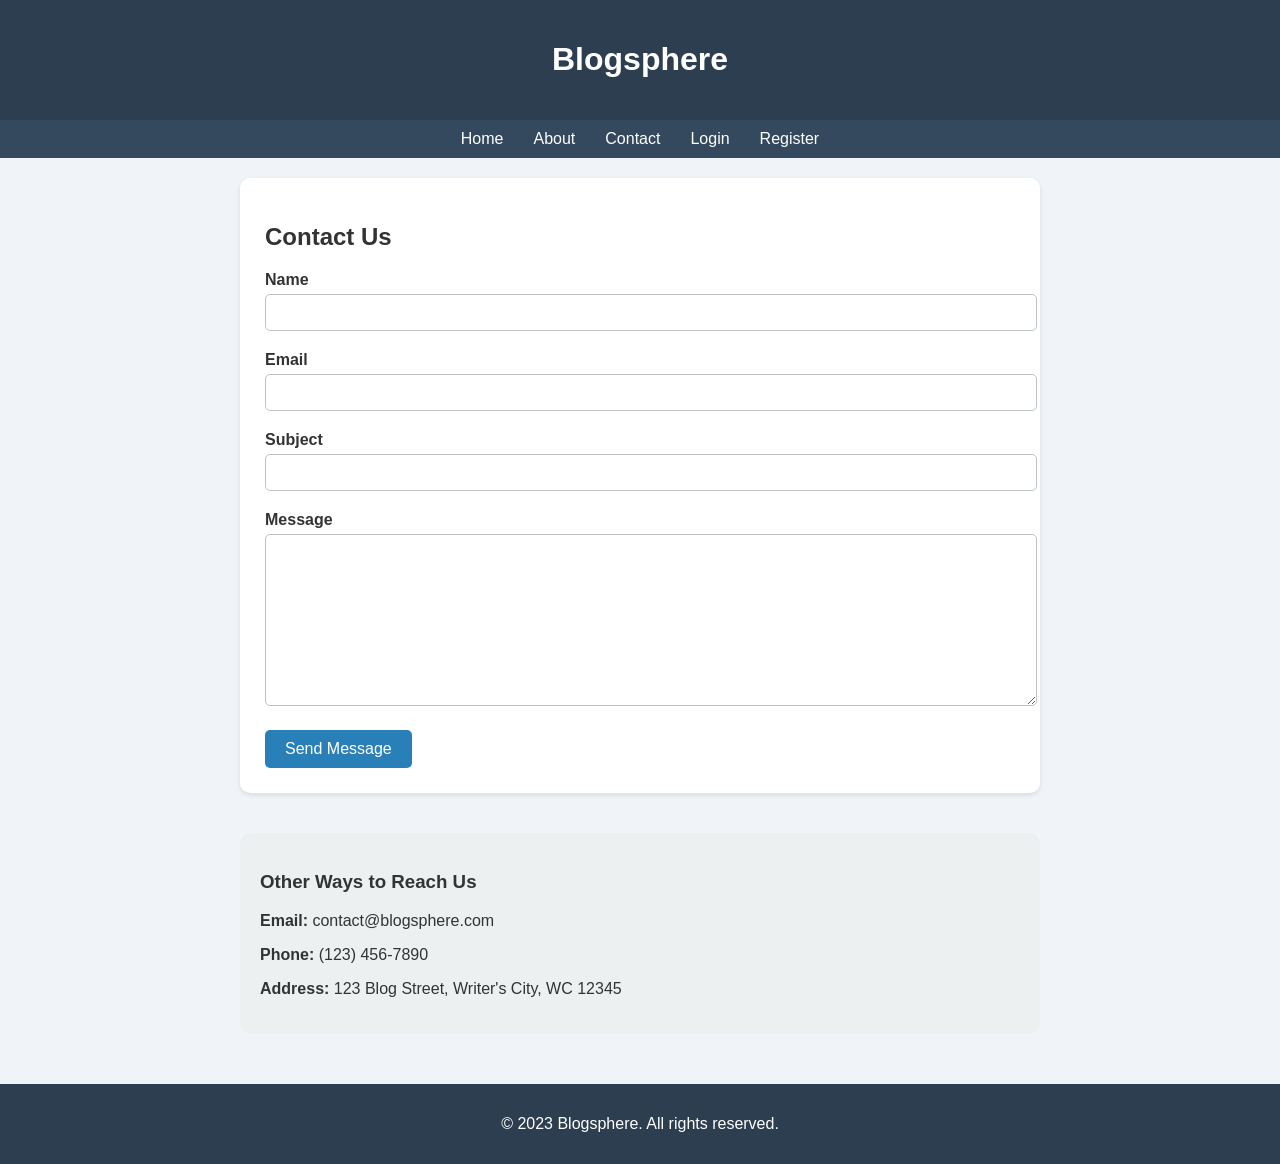
<file: contact.html>
<!DOCTYPE html>
<html lang="en">
<head>
  <meta charset="UTF-8">
  <meta name="viewport" content="width=device-width, initial-scale=1.0">
  <title>Contact - Blogsphere</title>
  <style>
    body {
      font-family: 'Segoe UI', sans-serif;
      margin: 0;
      padding: 0;
      background: #f0f4f8;
      color: #333;
    }

    header {
      background: #2c3e50;
      color: white;
      padding: 20px;
      text-align: center;
    }

    nav {
      background: #34495e;
      padding: 10px;
    }

    nav ul {
      list-style: none;
      padding: 0;
      margin: 0;
      display: flex;
      justify-content: center;
    }

    nav ul li {
      margin: 0 15px;
    }

    nav ul li a {
      color: white;
      text-decoration: none;
      font-weight: 500;
    }

    nav ul li a:hover {
      color: #3498db;
    }

    main {
      padding: 20px;
      max-width: 800px;
      margin: 0 auto;
    }

    .contact-form {
      background: white;
      padding: 25px;
      border-radius: 10px;
      box-shadow: 0 2px 5px rgba(0,0,0,0.1);
    }

    .form-group {
      margin-bottom: 20px;
    }

    .form-group label {
      display: block;
      margin-bottom: 5px;
      font-weight: 600;
    }

    .form-group input,
    .form-group textarea {
      width: 100%;
      padding: 10px;
      border: 1px solid #bdc3c7;
      border-radius: 5px;
    }

    .form-group textarea {
      height: 150px;
      resize: vertical;
    }

    button[type="submit"] {
      padding: 10px 20px;
      background: #2980b9;
      color: white;
      border: none;
      border-radius: 5px;
      cursor: pointer;
      font-size: 16px;
    }

    button[type="submit"]:hover {
      background: #3498db;
    }

    .contact-info {
      margin-top: 40px;
      background: #ecf0f1;
      padding: 20px;
      border-radius: 10px;
    }

    footer {
      background: #2c3e50;
      color: white;
      text-align: center;
      padding: 15px;
      margin-top: 30px;
    }
  </style>
</head>
<body>
  <header>
    <h1>Blogsphere</h1>
  </header>

  <nav>
    <ul>
      <li><a href="index.html">Home</a></li>
      <li><a href="about.html">About</a></li>
      <li><a href="contact.html">Contact</a></li>
      <li><a href="login.html">Login</a></li>
      <li><a href="register.html">Register</a></li>
    </ul>
  </nav>

  <main>
    <section class="contact-form">
      <h2>Contact Us</h2>
      <form id="contactForm">
        <div class="form-group">
          <label for="name">Name</label>
          <input type="text" id="name" required>
        </div>
        <div class="form-group">
          <label for="email">Email</label>
          <input type="email" id="email" required>
        </div>
        <div class="form-group">
          <label for="subject">Subject</label>
          <input type="text" id="subject" required>
        </div>
        <div class="form-group">
          <label for="message">Message</label>
          <textarea id="message" required></textarea>
        </div>
        <button type="submit">Send Message</button>
      </form>
    </section>

    <section class="contact-info">
      <h3>Other Ways to Reach Us</h3>
      <p><strong>Email:</strong> contact@blogsphere.com</p>
      <p><strong>Phone:</strong> (123) 456-7890</p>
      <p><strong>Address:</strong> 123 Blog Street, Writer's City, WC 12345</p>
    </section>
  </main>

  <footer>
    <p>&copy; 2023 Blogsphere. All rights reserved.</p>
  </footer>

  <script>
    document.getElementById("contactForm").addEventListener("submit", function(e) {
      e.preventDefault();
      
      const name = document.getElementById("name").value;
      const email = document.getElementById("email").value;
      const subject = document.getElementById("subject").value;
      const message = document.getElementById("message").value;
      
      // In a real application, you would send this data to a server
      alert(`Thank you, ${name}! Your message has been received. We'll get back to you soon.`);
      
      // Reset the form
      document.getElementById("contactForm").reset();
    });
  </script>
</body>
</html>
</file>
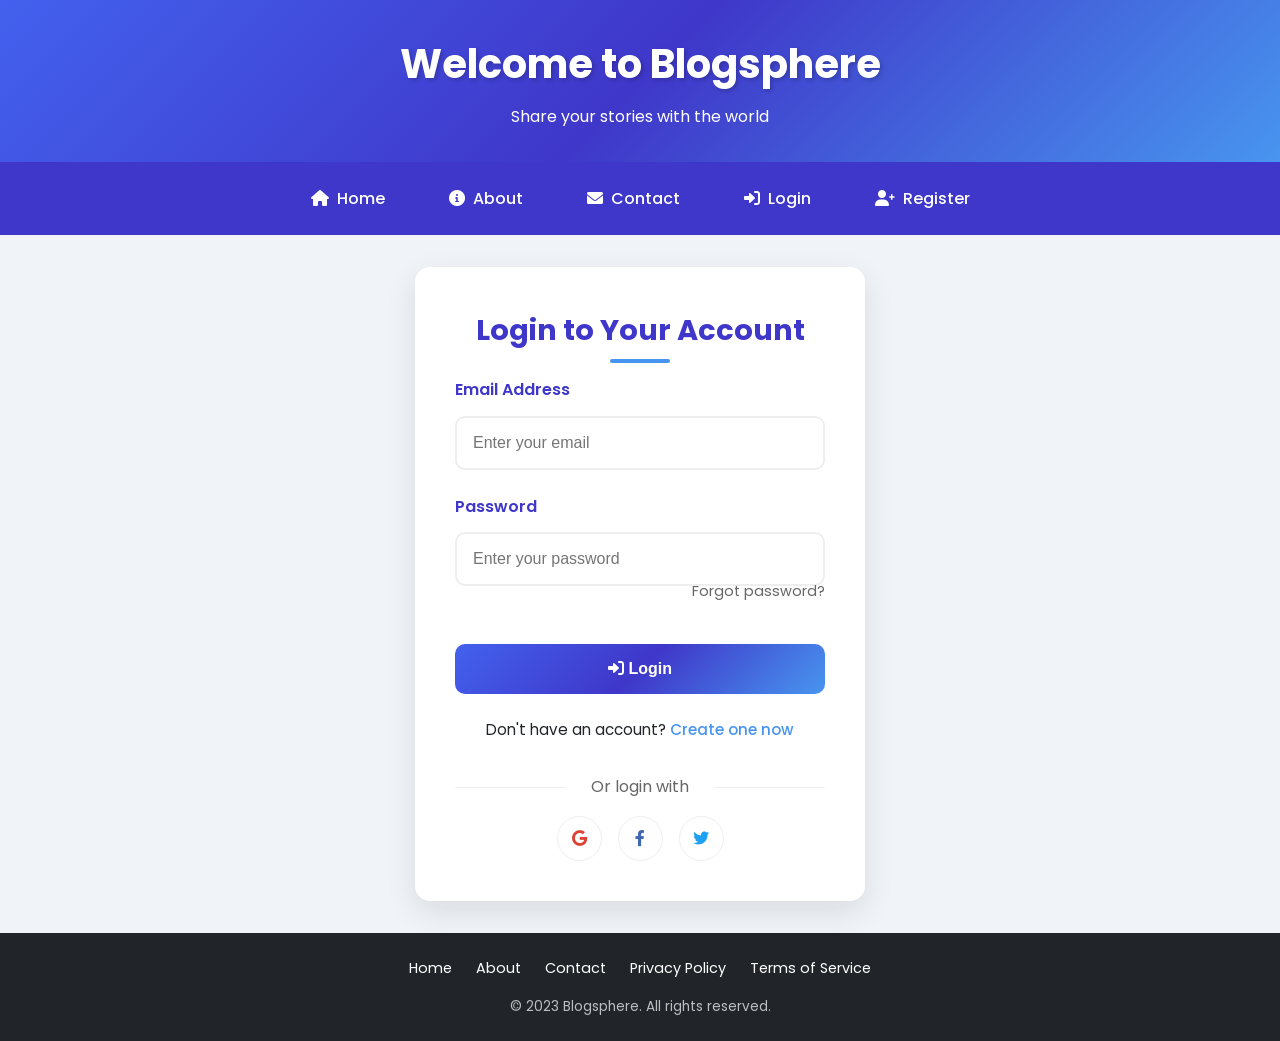
<file: login.html>
<!DOCTYPE html>
<html lang="en">
<head>
  <meta charset="UTF-8">
  <meta name="viewport" content="width=device-width, initial-scale=1.0">
  <title>Login - Blogsphere</title>
  <style>
    :root {
      --primary: #4361ee;
      --secondary: #3f37c9;
      --accent: #4895ef;
      --light: #f8f9fa;
      --dark: #212529;
      --success: #4cc9f0;
      --warning: #f72585;
      --gradient: linear-gradient(135deg, #4361ee 0%, #3f37c9 50%, #4895ef 100%);
    }

    * {
      margin: 0;
      padding: 0;
      box-sizing: border-box;
    }

    body {
      font-family: 'Poppins', sans-serif;
      background-color: #f0f4f8;
      color: var(--dark);
      line-height: 1.6;
      display: flex;
      flex-direction: column;
      min-height: 100vh;
    }

    @keyframes fadeIn {
      from { opacity: 0; transform: translateY(20px); }
      to { opacity: 1; transform: translateY(0); }
    }

    @keyframes pulse {
      0% { transform: scale(1); }
      50% { transform: scale(1.05); }
      100% { transform: scale(1); }
    }

    header {
      background: var(--gradient);
      color: white;
      padding: 2rem 0;
      text-align: center;
      box-shadow: 0 4px 12px rgba(0,0,0,0.1);
    }

    header h1 {
      font-size: 2.5rem;
      margin-bottom: 0.5rem;
      text-shadow: 2px 2px 4px rgba(0,0,0,0.2);
    }

    nav {
      background: var(--secondary);
      padding: 1rem;
      position: sticky;
      top: 0;
      z-index: 100;
    }

    nav ul {
      list-style: none;
      display: flex;
      justify-content: center;
      gap: 2rem;
    }

    nav ul li {
      margin: 0;
    }

    nav a {
      color: white;
      text-decoration: none;
      font-weight: 500;
      padding: 0.5rem 1rem;
      border-radius: 50px;
      transition: all 0.3s ease;
      display: flex;
      align-items: center;
      gap: 0.5rem;
    }

    nav a:hover {
      background: rgba(255,255,255,0.2);
      transform: translateY(-2px);
    }

    main {
      flex: 1;
      display: flex;
      justify-content: center;
      align-items: center;
      padding: 2rem;
    }

    .login-container {
      background: white;
      padding: 2.5rem;
      border-radius: 15px;
      box-shadow: 0 10px 30px rgba(0,0,0,0.1);
      width: 100%;
      max-width: 450px;
      animation: fadeIn 0.6s ease forwards;
    }

    .login-container h2 {
      text-align: center;
      margin-bottom: 1.5rem;
      color: var(--secondary);
      font-size: 1.8rem;
      position: relative;
    }

    .login-container h2::after {
      content: '';
      position: absolute;
      bottom: -10px;
      left: 50%;
      transform: translateX(-50%);
      width: 60px;
      height: 4px;
      background: var(--accent);
      border-radius: 2px;
    }

    .form-group {
      margin-bottom: 1.5rem;
    }

    .form-group label {
      display: block;
      margin-bottom: 0.8rem;
      font-weight: 600;
      color: var(--secondary);
    }

    .form-group input {
      width: 100%;
      padding: 1rem;
      border: 2px solid #eee;
      border-radius: 10px;
      font-size: 1rem;
      transition: all 0.3s ease;
    }

    .form-group input:focus {
      outline: none;
      border-color: var(--accent);
      box-shadow: 0 0 0 3px rgba(72, 149, 239, 0.2);
    }

    button[type="submit"] {
      width: 100%;
      padding: 1rem;
      background: var(--gradient);
      color: white;
      border: none;
      border-radius: 10px;
      font-size: 1rem;
      font-weight: 600;
      cursor: pointer;
      transition: all 0.3s ease;
      margin-top: 1rem;
    }

    button[type="submit"]:hover {
      background: var(--secondary);
      animation: pulse 1s infinite;
    }

    .register-link {
      text-align: center;
      margin-top: 1.5rem;
      font-size: 0.95rem;
    }

    .register-link a {
      color: var(--accent);
      text-decoration: none;
      font-weight: 500;
      transition: all 0.3s ease;
    }

    .register-link a:hover {
      color: var(--secondary);
      text-decoration: underline;
    }

    .forgot-password {
      text-align: right;
      margin-top: -0.5rem;
      margin-bottom: 1.5rem;
    }

    .forgot-password a {
      color: #666;
      font-size: 0.9rem;
      text-decoration: none;
      transition: color 0.3s ease;
    }

    .forgot-password a:hover {
      color: var(--accent);
    }

    .social-login {
      margin-top: 2rem;
      text-align: center;
    }

    .social-login p {
      color: #666;
      margin-bottom: 1rem;
      position: relative;
    }

    .social-login p::before,
    .social-login p::after {
      content: '';
      position: absolute;
      top: 50%;
      width: 30%;
      height: 1px;
      background: #eee;
    }

    .social-login p::before {
      left: 0;
    }

    .social-login p::after {
      right: 0;
    }

    .social-buttons {
      display: flex;
      justify-content: center;
      gap: 1rem;
    }

    .social-btn {
      width: 45px;
      height: 45px;
      border-radius: 50%;
      display: flex;
      align-items: center;
      justify-content: center;
      background: white;
      border: 1px solid #eee;
      cursor: pointer;
      transition: all 0.3s ease;
    }

    .social-btn:hover {
      transform: translateY(-3px);
      box-shadow: 0 5px 15px rgba(0,0,0,0.1);
    }

    .social-btn.google {
      color: #DB4437;
    }

    .social-btn.facebook {
      color: #4267B2;
    }

    .social-btn.twitter {
      color: #1DA1F2;
    }

    footer {
      background: var(--dark);
      color: white;
      text-align: center;
      padding: 1.5rem;
    }

    .footer-content {
      max-width: 1200px;
      margin: 0 auto;
    }

    .footer-links {
      display: flex;
      justify-content: center;
      flex-wrap: wrap;
      gap: 1.5rem;
      margin-bottom: 1rem;
    }

    .footer-links a {
      color: white;
      text-decoration: none;
      font-size: 0.9rem;
      transition: color 0.3s ease;
    }

    .footer-links a:hover {
      color: var(--accent);
    }

    .copyright {
      font-size: 0.85rem;
      color: rgba(255,255,255,0.7);
    }

    @media (max-width: 768px) {
      nav ul {
        flex-wrap: wrap;
        gap: 1rem;
      }
      
      .login-container {
        padding: 2rem 1.5rem;
      }
    }
  </style>
  <link href="https://fonts.googleapis.com/css2?family=Poppins:wght@400;500;600;700&display=swap" rel="stylesheet">
  <link rel="stylesheet" href="https://cdnjs.cloudflare.com/ajax/libs/font-awesome/6.0.0-beta3/css/all.min.css">
</head>
<body>
  <header>
    <h1>Welcome to Blogsphere</h1>
    <p>Share your stories with the world</p>
  </header>

  <nav>
    <ul>
      <li><a href="index.html"><i class="fas fa-home"></i> Home</a></li>
      <li><a href="about.html"><i class="fas fa-info-circle"></i> About</a></li>
      <li><a href="contact.html"><i class="fas fa-envelope"></i> Contact</a></li>
      <li><a href="login.html"><i class="fas fa-sign-in-alt"></i> Login</a></li>
      <li><a href="register.html"><i class="fas fa-user-plus"></i> Register</a></li>
    </ul>
  </nav>

  <main>
    <div class="login-container">
      <h2>Login to Your Account</h2>
      <form id="loginForm">
        <div class="form-group">
          <label for="username">Email Address</label>
          <input type="email" id="username" placeholder="Enter your email" required>
        </div>
        <div class="form-group">
          <label for="password">Password</label>
          <input type="password" id="password" placeholder="Enter your password" required>
          <div class="forgot-password">
            <a href="forgot-password.html">Forgot password?</a>
          </div>
        </div>
        <button type="submit"><i class="fas fa-sign-in-alt"></i> Login</button>
      </form>

      <div class="register-link">
        <p>Don't have an account? <a href="register.html">Create one now</a></p>
      </div>

      <div class="social-login">
        <p>Or login with</p>
        <div class="social-buttons">
          <div class="social-btn google">
            <i class="fab fa-google"></i>
          </div>
          <div class="social-btn facebook">
            <i class="fab fa-facebook-f"></i>
          </div>
          <div class="social-btn twitter">
            <i class="fab fa-twitter"></i>
          </div>
        </div>
      </div>
    </div>
  </main>

  <footer>
    <div class="footer-content">
      <div class="footer-links">
        <a href="index.html">Home</a>
        <a href="about.html">About</a>
        <a href="contact.html">Contact</a>
        <a href="privacy.html">Privacy Policy</a>
        <a href="terms.html">Terms of Service</a>
      </div>
      <p class="copyright">&copy; 2023 Blogsphere. All rights reserved.</p>
    </div>
  </footer>

  <script>
    document.getElementById("loginForm").addEventListener("submit", function(e) {
      e.preventDefault();
      
      const username = document.getElementById("username").value;
      const password = document.getElementById("password").value;
      
      // Simple validation
      if (!username || !password) {
        alert('Please fill in all fields');
        return;
      }
      
      // In a real application, you would validate credentials with a server
      // For demo purposes, we'll simulate a successful login
      const submitBtn = e.target.querySelector('button[type="submit"]');
      submitBtn.innerHTML = '<i class="fas fa-spinner fa-spin"></i> Logging in...';
      submitBtn.disabled = true;
      
      setTimeout(() => {
        alert('Login successful! Redirecting to your dashboard...');
        window.location.href = "index.html";
      }, 1500);
    });

    // Add click handlers for social buttons
    document.querySelectorAll('.social-btn').forEach(btn => {
      btn.addEventListener('click', function() {
        const service = this.querySelector('i').className.split(' ')[1].replace('fa-', '');
        alert(`In a real app, this would redirect to ${service} authentication`);
      });
    });
  </script>
</body>
</html>
</file>
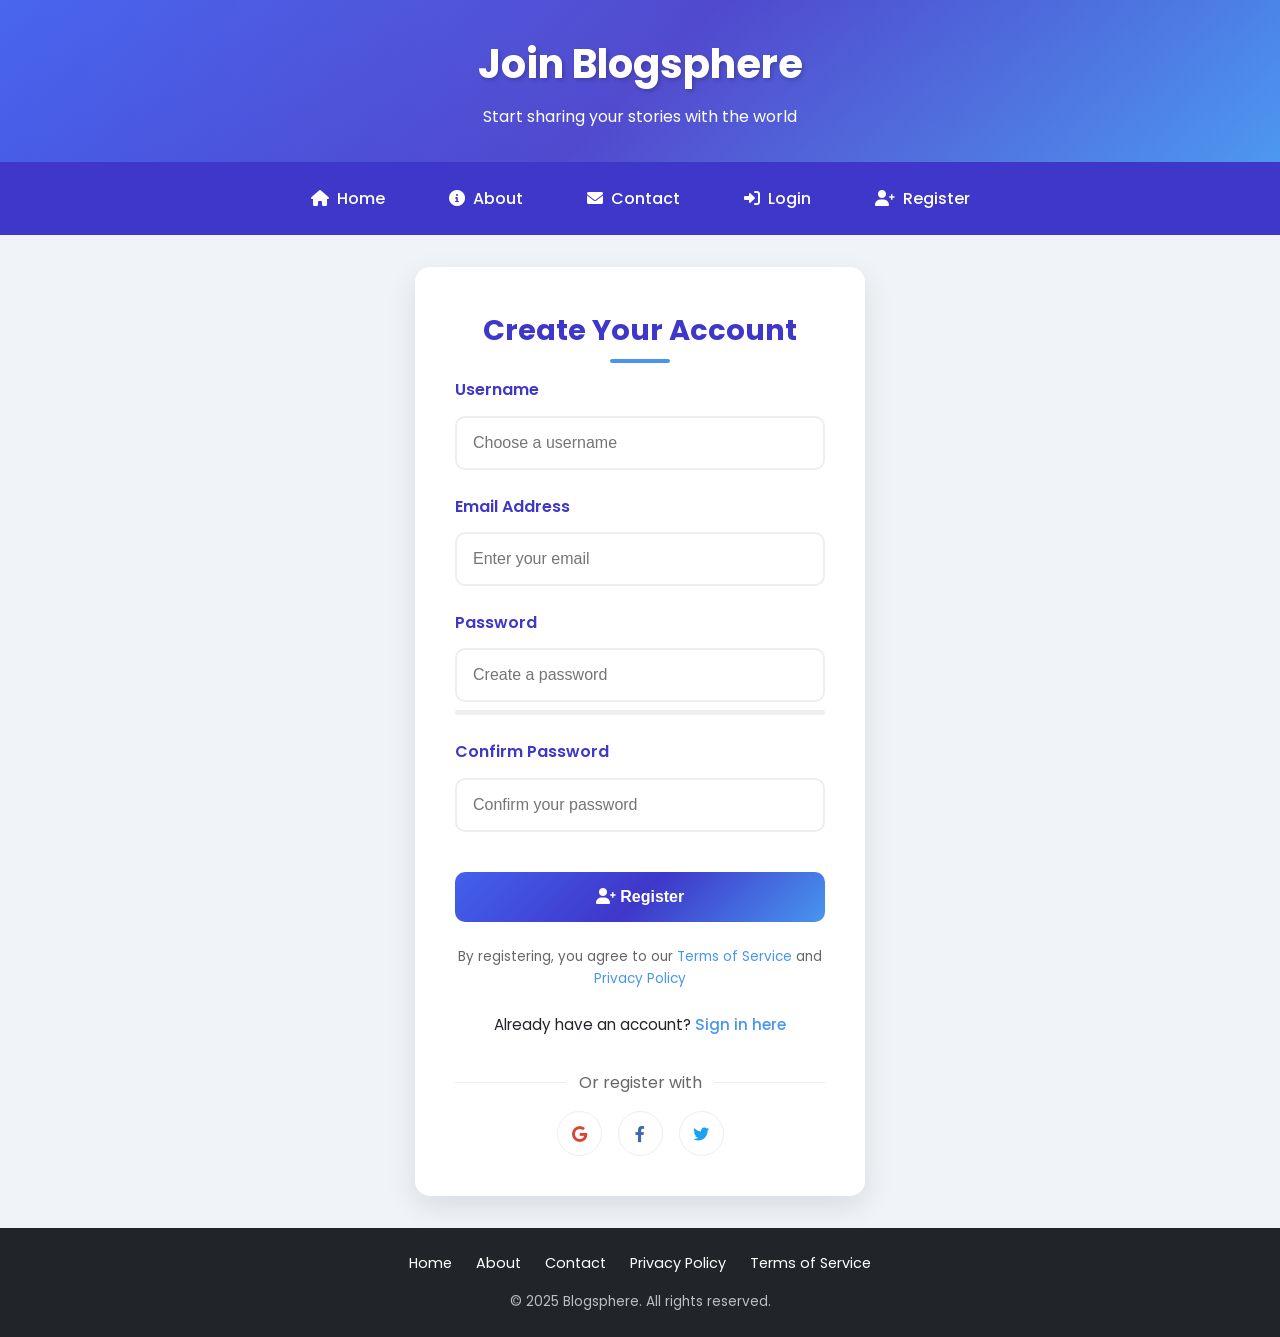
<file: register.html>
<!DOCTYPE html>
<html lang="en">
<head>
  <meta charset="UTF-8">
  <meta name="viewport" content="width=device-width, initial-scale=1.0">
  <title>Register - Blogsphere</title>
  <style>
    :root {
      --primary: #4361ee;
      --secondary: #3f37c9;
      --accent: #4895ef;
      --light: #f8f9fa;
      --dark: #212529;
      --success: #4cc9f0;
      --warning: #f72585;
      --gradient: linear-gradient(135deg, #4361ee 0%, #3f37c9 50%, #4895ef 100%);
    }

    * {
      margin: 0;
      padding: 0;
      box-sizing: border-box;
    }

    body {
      font-family: 'Poppins', sans-serif;
      background-color: #f0f4f8;
      color: var(--dark);
      line-height: 1.6;
      display: flex;
      flex-direction: column;
      min-height: 100vh;
    }

    @keyframes fadeIn {
      from { opacity: 0; transform: translateY(20px); }
      to { opacity: 1; transform: translateY(0); }
    }

    @keyframes pulse {
      0% { transform: scale(1); }
      50% { transform: scale(1.05); }
      100% { transform: scale(1); }
    }

    @keyframes float {
      0% { transform: translateY(0px); }
      50% { transform: translateY(-10px); }
      100% { transform: translateY(0px); }
    }

    header {
      background: var(--gradient);
      color: white;
      padding: 2rem 0;
      text-align: center;
      box-shadow: 0 4px 12px rgba(0,0,0,0.1);
      position: relative;
      overflow: hidden;
    }

    header::before {
      content: '';
      position: absolute;
      top: -50%;
      left: -50%;
      width: 200%;
      height: 200%;
      background: radial-gradient(circle, rgba(255,255,255,0.1) 0%, transparent 70%);
      animation: float 6s infinite ease-in-out;
    }

    header h1 {
      font-size: 2.5rem;
      margin-bottom: 0.5rem;
      text-shadow: 2px 2px 4px rgba(0,0,0,0.2);
      position: relative;
    }

    nav {
      background: var(--secondary);
      padding: 1rem;
      position: sticky;
      top: 0;
      z-index: 100;
    }

    nav ul {
      list-style: none;
      display: flex;
      justify-content: center;
      gap: 2rem;
    }

    nav ul li {
      margin: 0;
    }

    nav a {
      color: white;
      text-decoration: none;
      font-weight: 500;
      padding: 0.5rem 1rem;
      border-radius: 50px;
      transition: all 0.3s ease;
      display: flex;
      align-items: center;
      gap: 0.5rem;
    }

    nav a:hover {
      background: rgba(255,255,255,0.2);
      transform: translateY(-2px);
    }

    main {
      flex: 1;
      display: flex;
      justify-content: center;
      align-items: center;
      padding: 2rem;
    }

    .register-container {
      background: white;
      padding: 2.5rem;
      border-radius: 15px;
      box-shadow: 0 10px 30px rgba(0,0,0,0.1);
      width: 100%;
      max-width: 450px;
      animation: fadeIn 0.6s ease forwards;
    }

    .register-container h2 {
      text-align: center;
      margin-bottom: 1.5rem;
      color: var(--secondary);
      font-size: 1.8rem;
      position: relative;
    }

    .register-container h2::after {
      content: '';
      position: absolute;
      bottom: -10px;
      left: 50%;
      transform: translateX(-50%);
      width: 60px;
      height: 4px;
      background: var(--accent);
      border-radius: 2px;
    }

    .form-group {
      margin-bottom: 1.5rem;
    }

    .form-group label {
      display: block;
      margin-bottom: 0.8rem;
      font-weight: 600;
      color: var(--secondary);
    }

    .form-group input {
      width: 100%;
      padding: 1rem;
      border: 2px solid #eee;
      border-radius: 10px;
      font-size: 1rem;
      transition: all 0.3s ease;
    }

    .form-group input:focus {
      outline: none;
      border-color: var(--accent);
      box-shadow: 0 0 0 3px rgba(72, 149, 239, 0.2);
    }

    .password-strength {
      height: 5px;
      background: #eee;
      border-radius: 5px;
      margin-top: 0.5rem;
      overflow: hidden;
    }

    .strength-meter {
      height: 100%;
      width: 0%;
      background: #ddd;
      transition: all 0.3s ease;
    }

    button[type="submit"] {
      width: 100%;
      padding: 1rem;
      background: var(--gradient);
      color: white;
      border: none;
      border-radius: 10px;
      font-size: 1rem;
      font-weight: 600;
      cursor: pointer;
      transition: all 0.3s ease;
      margin-top: 1rem;
    }

    button[type="submit"]:hover {
      background: var(--secondary);
      animation: pulse 1s infinite;
    }

    .login-link {
      text-align: center;
      margin-top: 1.5rem;
      font-size: 0.95rem;
    }

    .login-link a {
      color: var(--accent);
      text-decoration: none;
      font-weight: 500;
      transition: all 0.3s ease;
    }

    .login-link a:hover {
      color: var(--secondary);
      text-decoration: underline;
    }

    .terms {
      font-size: 0.85rem;
      color: #666;
      text-align: center;
      margin-top: 1.5rem;
    }

    .terms a {
      color: var(--accent);
      text-decoration: none;
    }

    .terms a:hover {
      text-decoration: underline;
    }

    .social-register {
      margin-top: 2rem;
      text-align: center;
    }

    .social-register p {
      color: #666;
      margin-bottom: 1rem;
      position: relative;
    }

    .social-register p::before,
    .social-register p::after {
      content: '';
      position: absolute;
      top: 50%;
      width: 30%;
      height: 1px;
      background: #eee;
    }

    .social-register p::before {
      left: 0;
    }

    .social-register p::after {
      right: 0;
    }

    .social-buttons {
      display: flex;
      justify-content: center;
      gap: 1rem;
    }

    .social-btn {
      width: 45px;
      height: 45px;
      border-radius: 50%;
      display: flex;
      align-items: center;
      justify-content: center;
      background: white;
      border: 1px solid #eee;
      cursor: pointer;
      transition: all 0.3s ease;
    }

    .social-btn:hover {
      transform: translateY(-3px);
      box-shadow: 0 5px 15px rgba(0,0,0,0.1);
    }

    .social-btn.google {
      color: #DB4437;
    }

    .social-btn.facebook {
      color: #4267B2;
    }

    .social-btn.twitter {
      color: #1DA1F2;
    }

    footer {
      background: var(--dark);
      color: white;
      text-align: center;
      padding: 1.5rem;
    }

    .footer-content {
      max-width: 1200px;
      margin: 0 auto;
    }

    .footer-links {
      display: flex;
      justify-content: center;
      flex-wrap: wrap;
      gap: 1.5rem;
      margin-bottom: 1rem;
    }

    .footer-links a {
      color: white;
      text-decoration: none;
      font-size: 0.9rem;
      transition: color 0.3s ease;
    }

    .footer-links a:hover {
      color: var(--accent);
    }

    .copyright {
      font-size: 0.85rem;
      color: rgba(255,255,255,0.7);
    }

    @media (max-width: 768px) {
      nav ul {
        flex-wrap: wrap;
        gap: 1rem;
      }
      
      .register-container {
        padding: 2rem 1.5rem;
      }
    }
  </style>
  <link href="https://fonts.googleapis.com/css2?family=Poppins:wght@400;500;600;700&display=swap" rel="stylesheet">
  <link rel="stylesheet" href="https://cdnjs.cloudflare.com/ajax/libs/font-awesome/6.0.0-beta3/css/all.min.css">
</head>
<body>
  <header>
    <h1>Join Blogsphere</h1>
    <p>Start sharing your stories with the world</p>
  </header>

  <nav>
    <ul>
      <li><a href="index.html"><i class="fas fa-home"></i> Home</a></li>
      <li><a href="about.html"><i class="fas fa-info-circle"></i> About</a></li>
      <li><a href="contact.html"><i class="fas fa-envelope"></i> Contact</a></li>
      <li><a href="login.html"><i class="fas fa-sign-in-alt"></i> Login</a></li>
      <li><a href="register.html"><i class="fas fa-user-plus"></i> Register</a></li>
    </ul>
  </nav>

  <main>
    <div class="register-container">
      <h2>Create Your Account</h2>
      <form id="registerForm">
        <div class="form-group">
          <label for="username">Username</label>
          <input type="text" id="username" placeholder="Choose a username" required>
        </div>
        <div class="form-group">
          <label for="email">Email Address</label>
          <input type="email" id="email" placeholder="Enter your email" required>
        </div>
        <div class="form-group">
          <label for="password">Password</label>
          <input type="password" id="password" placeholder="Create a password" required>
          <div class="password-strength">
            <div class="strength-meter" id="strengthMeter"></div>
          </div>
        </div>
        <div class="form-group">
          <label for="confirmPassword">Confirm Password</label>
          <input type="password" id="confirmPassword" placeholder="Confirm your password" required>
        </div>
        <button type="submit"><i class="fas fa-user-plus"></i> Register</button>
      </form>

      <div class="terms">
        By registering, you agree to our <a href="terms.html">Terms of Service</a> and <a href="privacy.html">Privacy Policy</a>
      </div>

      <div class="login-link">
        <p>Already have an account? <a href="login.html">Sign in here</a></p>
      </div>

      <div class="social-register">
        <p>Or register with</p>
        <div class="social-buttons">
          <div class="social-btn google">
            <i class="fab fa-google"></i>
          </div>
          <div class="social-btn facebook">
            <i class="fab fa-facebook-f"></i>
          </div>
          <div class="social-btn twitter">
            <i class="fab fa-twitter"></i>
          </div>
        </div>
      </div>
    </div>
  </main>

  <footer>
    <div class="footer-content">
      <div class="footer-links">
        <a href="index.html">Home</a>
        <a href="about.html">About</a>
        <a href="contact.html">Contact</a>
        <a href="privacy.html">Privacy Policy</a>
        <a href="terms.html">Terms of Service</a>
      </div>
      <p class="copyright">&copy; 2025 Blogsphere. All rights reserved.</p>
    </div>
  </footer>

  <script>
    document.getElementById("registerForm").addEventListener("submit", function(e) {
      e.preventDefault();
      
      const username = document.getElementById("username").value;
      const email = document.getElementById("email").value;
      const password = document.getElementById("password").value;
      const confirmPassword = document.getElementById("confirmPassword").value;
      
      if (password !== confirmPassword) {
        alert("Passwords don't match!");
        return;
      }
      
      // In a real application, you would validate and send data to server
      const submitBtn = e.target.querySelector('button[type="submit"]');
      submitBtn.innerHTML = '<i class="fas fa-spinner fa-spin"></i> Registering...';
      submitBtn.disabled = true;
      
      setTimeout(() => {
        alert('Registration successful! Welcome to Blogsphere.');
        window.location.href = "index.html";
      }, 1500);
    });

    // Password strength indicator
    document.getElementById("password").addEventListener("input", function() {
      const password = this.value;
      const strengthMeter = document.getElementById("strengthMeter");
      let strength = 0;
      
      if (password.length > 0) strength += 20;
      if (password.length >= 8) strength += 20;
      if (/[A-Z]/.test(password)) strength += 20;
      if (/[0-9]/.test(password)) strength += 20;
      if (/[^A-Za-z0-9]/.test(password)) strength += 20;
      
      strengthMeter.style.width = strength + '%';
      
      if (strength < 40) {
        strengthMeter.style.background = '#ff4d4d'; // Red
      } else if (strength < 80) {
        strengthMeter.style.background = '#ffcc00'; // Yellow
      } else {
        strengthMeter.style.background = '#4CAF50'; // Green
      }
    });

    // Social button handlers
    document.querySelectorAll('.social-btn').forEach(btn => {
      btn.addEventListener('click', function() {
        const service = this.querySelector('i').className.split(' ')[1].replace('fa-', '');
        alert(`In a real app, this would redirect to ${service} authentication`);
      });
    });
  </script>
</body>
</html>
</file>
